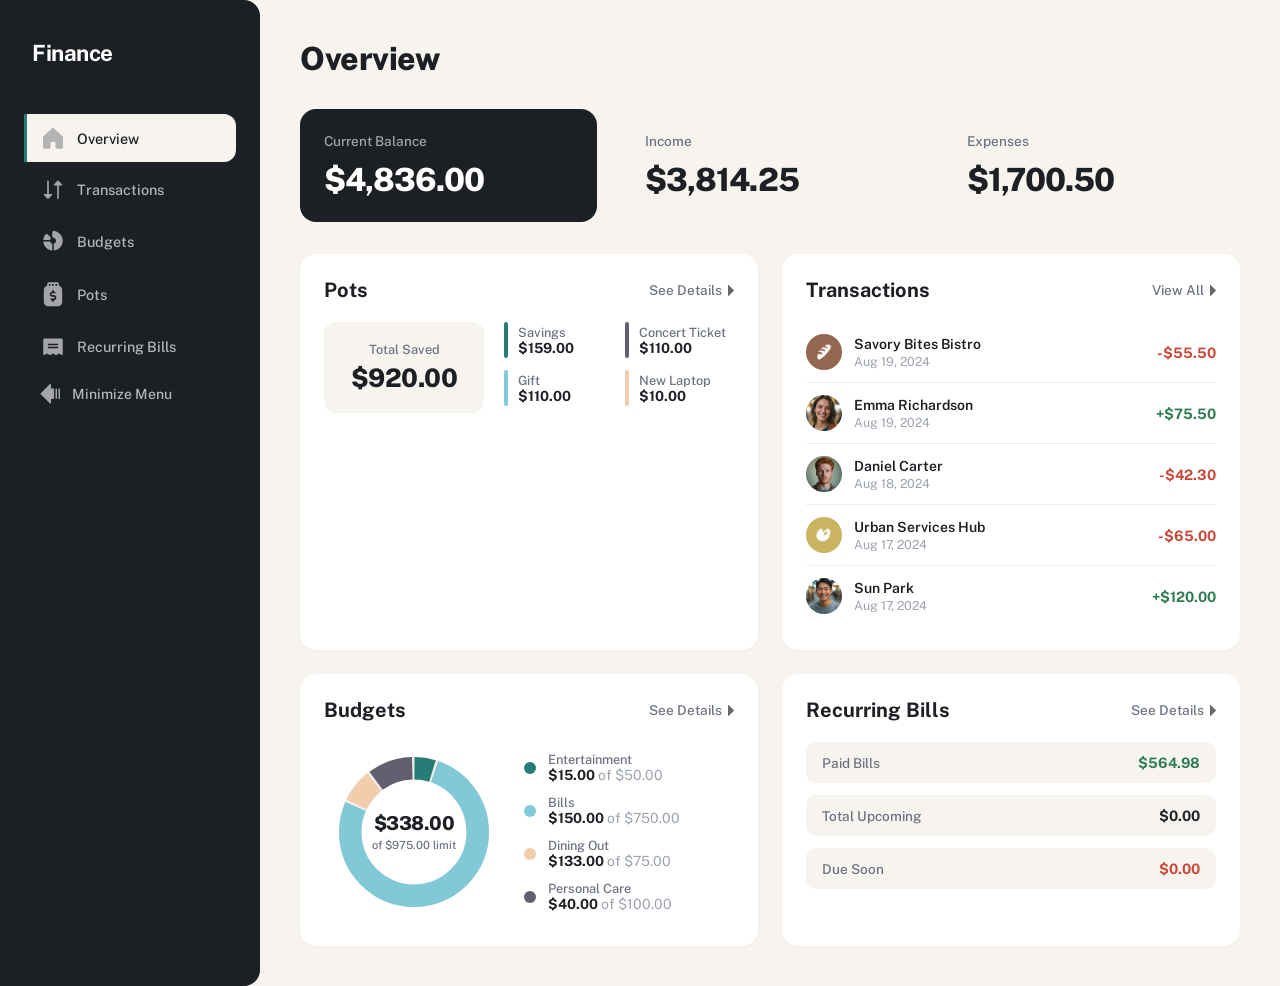
<file: index.html>
<!DOCTYPE html>
<html lang="en">

<head>
  <meta charset="UTF-8">
  <meta name="viewport" content="width=device-width, initial-scale=1.0">
  <link rel="icon" type="image/png" sizes="32x32" href="./assets/images/favicon-32x32.png">
  <title>Personal Finance App - Overview</title>
  <link rel="stylesheet" href="styles.css">
</head>

<body>

  <aside class="sidebar" id="sidebar">
    <h2 class="logo">Finance</h2>

    <nav>
      <ul class="sidebar-menu">
        <li class="menu-item active">
          <a href="index.html">
            <img src="./assets/images/icon-nav-overview.svg" />
            <span>Overview</span>
          </a>
        </li>
        <li class="menu-item">
          <a href="transactions.html">
            <img src="./assets/images/icon-nav-transactions.svg" />
            <span>Transactions</span>
          </a>
        </li>
        <li class="menu-item">
          <a href="budgets.html">
            <img src="./assets/images/icon-nav-budgets.svg" />
            <span>Budgets</span>
          </a>
        </li>
        <li class="menu-item">
          <a href="pots.html">
            <img src="./assets/images/icon-nav-pots.svg" />
            <span>Pots</span>
          </a>
        </li>
        <li class="menu-item">
          <a href="recurring.html">
            <img src="./assets/images/icon-nav-recurring-bills.svg" />
            <span>Recurring Bills</span>
          </a>
        </li>
      </ul>
    </nav>

    <button class="minimize-menu" id="minimizeBtn">
      <img src="./assets/images/icon-minimize-menu.svg" />
      <span>Minimize Menu</span>
    </button>
  </aside>

  <main class="main-content">
    <header class="page-header">
      <h1>Overview</h1>
    </header>

    <!-- Balance Cards -->
    <section class="balance-section">
      <div class="balance-card">
        <h3>Current Balance</h3>
        <p class="balance-amount" id="currentBalance">$0.00</p>
      </div>
      <div class="balance-card" style="background:#f7f4ef;color:#1c1f24;">
        <h3 style="color:#6b7280;">Income</h3>
        <p class="balance-amount" id="incomeBalance">$0.00</p>
      </div>
      <div class="balance-card" style="background:#f7f4ef;color:#1c1f24;">
        <h3 style="color:#6b7280;">Expenses</h3>
        <p class="balance-amount" id="expensesBalance">$0.00</p>
      </div>
    </section>

    <!-- Overview Grid -->
    <div class="overview-grid">

      <!-- Pots Card -->
      <div class="card">
        <div class="overview-card-header">
          <h2>Pots</h2>
          <a href="pots.html">See Details <img src="./assets/images/icon-caret-right.svg" style="width:6px;vertical-align:middle;"/></a>
        </div>
        <div class="pots-overview-content">
          <div class="pots-total-box">
            <p class="pots-total-label">Total Saved</p>
            <p class="pots-total-amount" id="potsTotalAmount">$0</p>
          </div>
          <ul class="pots-mini-list" id="potsMiniList"></ul>
        </div>
      </div>

      <!-- Transactions Card -->
      <div class="card">
        <div class="overview-card-header">
          <h2>Transactions</h2>
          <a href="transactions.html">View All <img src="./assets/images/icon-caret-right.svg" style="width:6px;vertical-align:middle;"/></a>
        </div>
        <ul class="overview-transactions-list" id="overviewTransactions"></ul>
      </div>

      <!-- Budgets Card -->
      <div class="card">
        <div class="overview-card-header">
          <h2>Budgets</h2>
          <a href="budgets.html">See Details <img src="./assets/images/icon-caret-right.svg" style="width:6px;vertical-align:middle;"/></a>
        </div>
        <div class="budgets-overview-content">
          <div class="budget-donut-container">
            <svg id="overviewDonut" viewBox="0 0 240 240" xmlns="http://www.w3.org/2000/svg"></svg>
            <div class="donut-center-label">
              <span class="donut-center-amount" id="donutSpent">$0</span>
              <span class="donut-center-sub">of <span id="donutLimit">$0</span> limit</span>
            </div>
          </div>
          <ul class="budget-mini-list" id="budgetMiniList"></ul>
        </div>
      </div>

      <!-- Recurring Bills Card -->
      <div class="card">
        <div class="overview-card-header">
          <h2>Recurring Bills</h2>
          <a href="recurring.html">See Details <img src="./assets/images/icon-caret-right.svg" style="width:6px;vertical-align:middle;"/></a>
        </div>
        <ul class="recurring-summary-list" id="recurringOverview"></ul>
      </div>

    </div>
  </main>

  <nav class="bottom-nav">
    <a href="index.html" class="bottom-nav-item active"><img src="./assets/images/icon-nav-overview.svg" /><span>Overview</span></a>
    <a href="transactions.html" class="bottom-nav-item"><img src="./assets/images/icon-nav-transactions.svg" /><span>Transactions</span></a>
    <a href="budgets.html" class="bottom-nav-item"><img src="./assets/images/icon-nav-budgets.svg" /><span>Budgets</span></a>
    <a href="pots.html" class="bottom-nav-item"><img src="./assets/images/icon-nav-pots.svg" /><span>Pots</span></a>
    <a href="recurring.html" class="bottom-nav-item"><img src="./assets/images/icon-nav-recurring-bills.svg" /><span>Bills</span></a>
  </nav>

  <script src="index.js"></script>
</body>

</html>
</file>
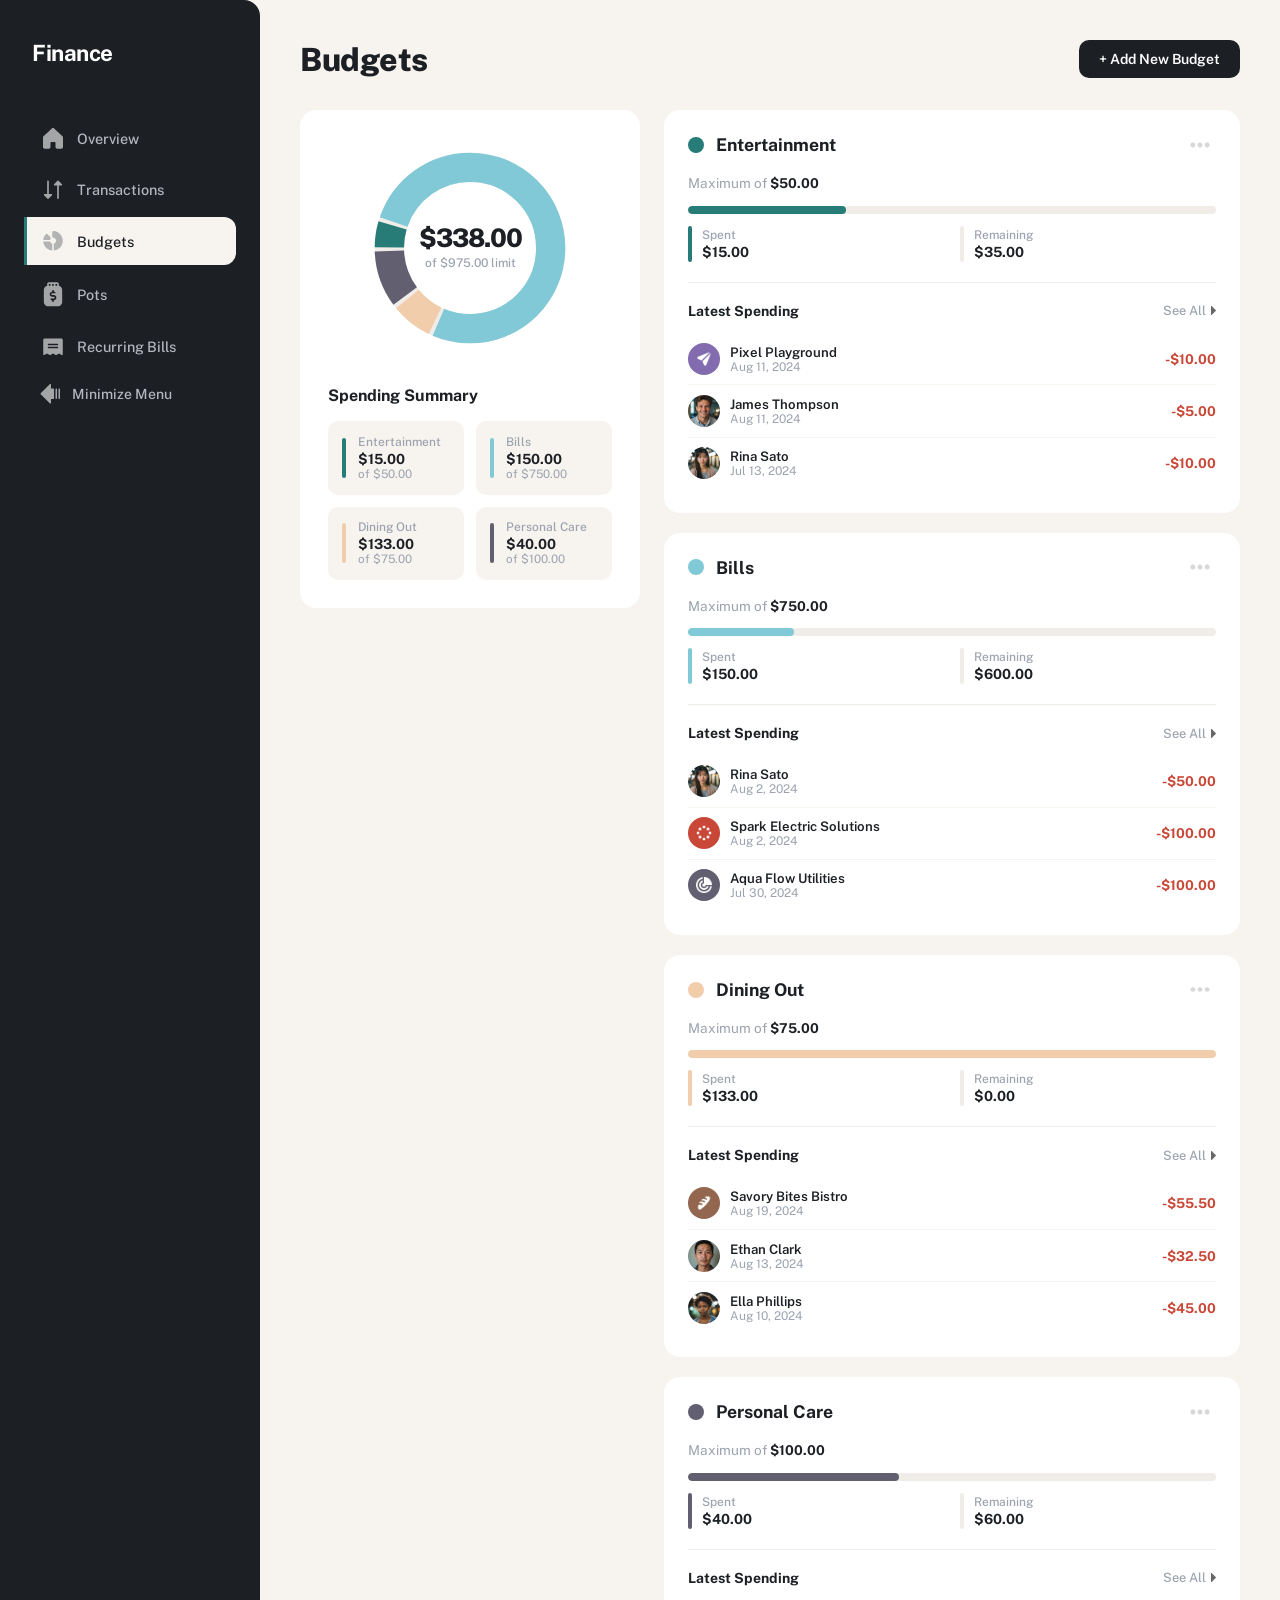
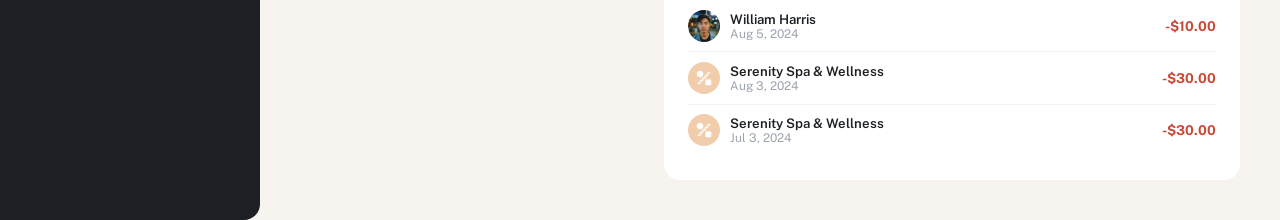
<file: budgets.html>
<!DOCTYPE html>
<html lang="en">

<head>
  <meta charset="UTF-8">
  <meta name="viewport" content="width=device-width, initial-scale=1.0">
  <link rel="icon" type="image/png" sizes="32x32" href="./assets/images/favicon-32x32.png">
  <title>Personal Finance App - Budgets</title>
  <link rel="stylesheet" href="styles.css">
</head>

<body>

  <aside class="sidebar" id="sidebar">
    <h2 class="logo">Finance</h2>
    <nav>
      <ul class="sidebar-menu">
        <li class="menu-item">
          <a href="index.html">
            <img src="./assets/images/icon-nav-overview.svg" />
            <span>Overview</span>
          </a>
        </li>
        <li class="menu-item">
          <a href="transactions.html">
            <img src="./assets/images/icon-nav-transactions.svg" />
            <span>Transactions</span>
          </a>
        </li>
        <li class="menu-item active">
          <a href="budgets.html">
            <img src="./assets/images/icon-nav-budgets.svg" />
            <span>Budgets</span>
          </a>
        </li>
        <li class="menu-item">
          <a href="pots.html">
            <img src="./assets/images/icon-nav-pots.svg" />
            <span>Pots</span>
          </a>
        </li>
        <li class="menu-item">
          <a href="recurring.html">
            <img src="./assets/images/icon-nav-recurring-bills.svg" />
            <span>Recurring Bills</span>
          </a>
        </li>
      </ul>
    </nav>
    <button class="minimize-menu" id="minimizeBtn">
      <img src="./assets/images/icon-minimize-menu.svg" />
      <span>Minimize Menu</span>
    </button>
  </aside>

  <main class="main-content">
    <header class="page-header">
      <h1>Budgets</h1>
      <button class="btn btn-dark" id="addBudgetBtn">+ Add New Budget</button>
    </header>

    <div class="budgets-layout">
      <!-- Left: Donut + Legend -->
      <div class="budgets-sidebar-panel">
        <div class="spending-summary-card">
          <div class="spending-donut-wrap">
            <svg id="budgetDonut" viewBox="0 0 240 240" xmlns="http://www.w3.org/2000/svg"></svg>
            <div class="donut-label">
              <span class="donut-label-amount" id="donutSpentTotal">$0</span>
              <span class="donut-label-sub">of <span id="donutMaxTotal">$0</span> limit</span>
            </div>
          </div>
          <div class="spending-legend">
            <h3>Spending Summary</h3>
            <ul class="legend-list" id="legendList"></ul>
          </div>
        </div>
      </div>

      <!-- Right: Budget Cards -->
      <div class="budgets-list" id="budgetsList"></div>
    </div>
  </main>

  <!-- Add/Edit Budget Modal -->
  <div class="modal-overlay" id="budgetModal">
    <div class="modal">
      <div class="modal-header">
        <h2 class="modal-title" id="budgetModalTitle">Add New Budget</h2>
        <button class="modal-close" id="budgetModalClose">
          <img src="./assets/images/icon-close-modal.svg" />
        </button>
      </div>
      <p class="modal-description" id="budgetModalDesc">
        Choose a category to set a spending budget. These categories can help you monitor spending.
      </p>

      <div class="form-group">
        <label class="form-label" for="budgetCategory">Budget Category</label>
        <select class="form-input" id="budgetCategory">
          <option value="Entertainment">Entertainment</option>
          <option value="Bills">Bills</option>
          <option value="Groceries">Groceries</option>
          <option value="Dining Out">Dining Out</option>
          <option value="Transportation">Transportation</option>
          <option value="Personal Care">Personal Care</option>
          <option value="Education">Education</option>
          <option value="Lifestyle">Lifestyle</option>
          <option value="Shopping">Shopping</option>
          <option value="General">General</option>
        </select>
      </div>

      <div class="form-group">
        <label class="form-label" for="budgetMaximum">Maximum Spend</label>
        <div class="form-input-prefix">
          <input type="number" class="form-input" id="budgetMaximum" placeholder="0.00" min="0" step="0.01" />
        </div>
      </div>

      <div class="form-group">
        <label class="form-label">Theme</label>
        <div class="color-picker-grid" id="budgetColorPicker"></div>
      </div>

      <div class="modal-footer">
        <button class="btn btn-dark" id="budgetModalSubmit">Add Budget</button>
      </div>
    </div>
  </div>

  <!-- Delete Budget Modal -->
  <div class="modal-overlay" id="deleteBudgetModal">
    <div class="modal modal-delete">
      <div class="modal-header">
        <h2 class="modal-title" id="deleteBudgetTitle">Delete Budget</h2>
        <button class="modal-close" id="deleteBudgetClose">
          <img src="./assets/images/icon-close-modal.svg" />
        </button>
      </div>
      <p>Are you sure you want to delete this budget? This action cannot be reversed, and all the data inside it will be removed forever.</p>
      <div class="modal-footer">
        <button class="btn btn-danger" id="deleteBudgetConfirm">Yes, Confirm Deletion</button>
        <button class="btn btn-outline" id="deleteBudgetCancel">No, Go Back</button>
      </div>
    </div>
  </div>

  <nav class="bottom-nav">
    <a href="index.html" class="bottom-nav-item"><img src="./assets/images/icon-nav-overview.svg" /><span>Overview</span></a>
    <a href="transactions.html" class="bottom-nav-item"><img src="./assets/images/icon-nav-transactions.svg" /><span>Transactions</span></a>
    <a href="budgets.html" class="bottom-nav-item active"><img src="./assets/images/icon-nav-budgets.svg" /><span>Budgets</span></a>
    <a href="pots.html" class="bottom-nav-item"><img src="./assets/images/icon-nav-pots.svg" /><span>Pots</span></a>
    <a href="recurring.html" class="bottom-nav-item"><img src="./assets/images/icon-nav-recurring-bills.svg" /><span>Bills</span></a>
  </nav>

  <script src="budgets.js"></script>
</body>

</html>
</file>
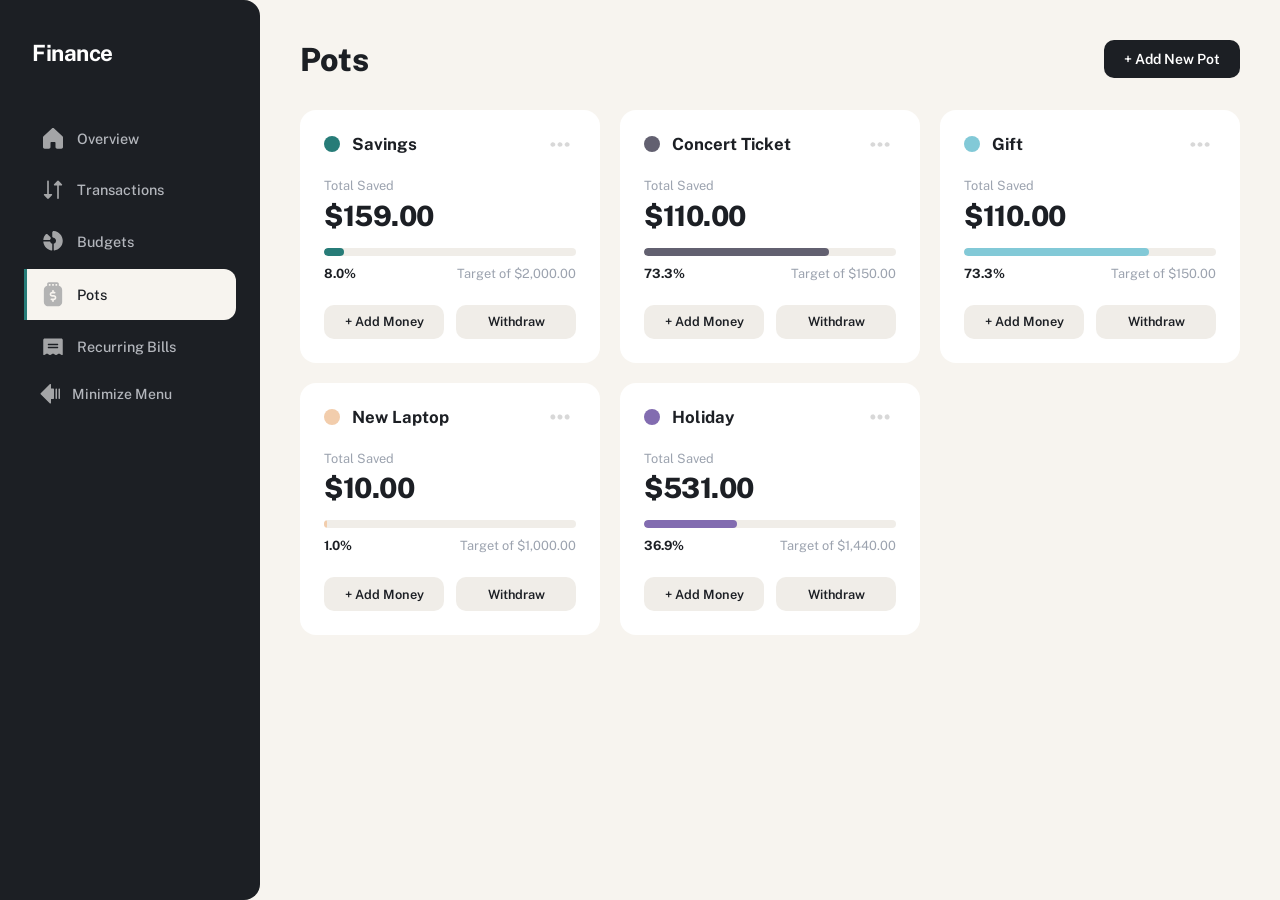
<file: pots.html>
<!DOCTYPE html>
<html lang="en">

<head>
  <meta charset="UTF-8">
  <meta name="viewport" content="width=device-width, initial-scale=1.0">
  <link rel="icon" type="image/png" sizes="32x32" href="./assets/images/favicon-32x32.png">
  <title>Personal Finance App - Pots</title>
  <link rel="stylesheet" href="styles.css">
</head>

<body>

  <aside class="sidebar" id="sidebar">
    <h2 class="logo">Finance</h2>
    <nav>
      <ul class="sidebar-menu">
        <li class="menu-item">
          <a href="index.html">
            <img src="./assets/images/icon-nav-overview.svg" />
            <span>Overview</span>
          </a>
        </li>
        <li class="menu-item">
          <a href="transactions.html">
            <img src="./assets/images/icon-nav-transactions.svg" />
            <span>Transactions</span>
          </a>
        </li>
        <li class="menu-item">
          <a href="budgets.html">
            <img src="./assets/images/icon-nav-budgets.svg" />
            <span>Budgets</span>
          </a>
        </li>
        <li class="menu-item active">
          <a href="pots.html">
            <img src="./assets/images/icon-nav-pots.svg" />
            <span>Pots</span>
          </a>
        </li>
        <li class="menu-item">
          <a href="recurring.html">
            <img src="./assets/images/icon-nav-recurring-bills.svg" />
            <span>Recurring Bills</span>
          </a>
        </li>
      </ul>
    </nav>
    <button class="minimize-menu" id="minimizeBtn">
      <img src="./assets/images/icon-minimize-menu.svg" />
      <span>Minimize Menu</span>
    </button>
  </aside>

  <main class="main-content">
    <header class="page-header">
      <h1>Pots</h1>
      <button class="btn btn-dark" id="addPotBtn">+ Add New Pot</button>
    </header>

    <div class="pots-grid" id="potsGrid"></div>
  </main>

  <!-- Add/Edit Pot Modal -->
  <div class="modal-overlay" id="potModal">
    <div class="modal">
      <div class="modal-header">
        <h2 class="modal-title" id="potModalTitle">Add New Pot</h2>
        <button class="modal-close" id="potModalClose">
          <img src="./assets/images/icon-close-modal.svg" />
        </button>
      </div>
      <p class="modal-description" id="potModalDesc">
        Create a pot to set savings targets. These can help keep you on track as you save for special purchases.
      </p>

      <div class="form-group">
        <label class="form-label" for="potName">Pot Name</label>
        <input type="text" class="form-input" id="potName" placeholder="e.g. Rainy Days" maxlength="30" />
      </div>

      <div class="form-group">
        <label class="form-label" for="potTarget">Target</label>
        <div class="form-input-prefix">
          <input type="number" class="form-input" id="potTarget" placeholder="0.00" min="0" step="0.01" />
        </div>
      </div>

      <div class="form-group">
        <label class="form-label">Theme</label>
        <div class="color-picker-grid" id="potColorPicker"></div>
      </div>

      <div class="modal-footer">
        <button class="btn btn-dark" id="potModalSubmit">Add Pot</button>
      </div>
    </div>
  </div>

  <!-- Delete Pot Modal -->
  <div class="modal-overlay" id="deletePotModal">
    <div class="modal modal-delete">
      <div class="modal-header">
        <h2 class="modal-title" id="deletePotTitle">Delete Pot</h2>
        <button class="modal-close" id="deletePotClose">
          <img src="./assets/images/icon-close-modal.svg" />
        </button>
      </div>
      <p>Are you sure you want to delete this pot? This action cannot be reversed, and all the data inside it will be removed forever.</p>
      <div class="modal-footer">
        <button class="btn btn-danger" id="deletePotConfirm">Yes, Confirm Deletion</button>
        <button class="btn btn-outline" id="deletePotCancel">No, Go Back</button>
      </div>
    </div>
  </div>

  <!-- Add Money Modal -->
  <div class="modal-overlay" id="addMoneyModal">
    <div class="modal">
      <div class="modal-header">
        <h2 class="modal-title" id="addMoneyTitle">Add to Pot</h2>
        <button class="modal-close" id="addMoneyClose">
          <img src="./assets/images/icon-close-modal.svg" />
        </button>
      </div>
      <p class="modal-description">
        Add money to your pot to keep it separate from your main balance. As soon as you add this money, it will be deducted from your current balance.
      </p>

      <div class="pot-money-display">
        <div class="pot-money-label">New Amount</div>
        <div class="pot-money-amount" id="addMoneyNewAmount">$0.00</div>
        <div class="pot-money-track">
          <div class="pot-money-fill-current" id="addMoneyCurrentFill" style="width:0%"></div>
          <div class="pot-money-fill-delta" id="addMoneyDeltaFill" style="left:0%;width:0%"></div>
        </div>
        <div class="pot-money-stats">
          <span class="pot-money-pct" id="addMoneyPct">0%</span>
          <span class="pot-money-target">Target of <span id="addMoneyTarget">$0</span></span>
        </div>
      </div>

      <div class="form-group">
        <label class="form-label" for="addMoneyAmount">Amount to Add</label>
        <div class="form-input-prefix">
          <input type="number" class="form-input" id="addMoneyAmount" placeholder="0.00" min="0" step="0.01" />
        </div>
      </div>

      <div class="modal-footer">
        <button class="btn btn-dark" id="addMoneyConfirm">Confirm Addition</button>
      </div>
    </div>
  </div>

  <!-- Withdraw Modal -->
  <div class="modal-overlay" id="withdrawModal">
    <div class="modal">
      <div class="modal-header">
        <h2 class="modal-title" id="withdrawTitle">Withdraw from Pot</h2>
        <button class="modal-close" id="withdrawClose">
          <img src="./assets/images/icon-close-modal.svg" />
        </button>
      </div>
      <p class="modal-description">
        Withdraw from your pot to put money back in your main balance. This will reduce the amount you have in this pot.
      </p>

      <div class="pot-money-display">
        <div class="pot-money-label">New Amount</div>
        <div class="pot-money-amount" id="withdrawNewAmount">$0.00</div>
        <div class="pot-money-track">
          <div class="pot-money-fill-current" id="withdrawCurrentFill" style="width:0%"></div>
          <div class="pot-money-fill-delta" id="withdrawDeltaFill" style="left:0%;width:0%;background:rgba(201,71,54,0.25)"></div>
        </div>
        <div class="pot-money-stats">
          <span class="pot-money-pct" id="withdrawPct">0%</span>
          <span class="pot-money-target">Target of <span id="withdrawTarget">$0</span></span>
        </div>
      </div>

      <div class="form-group">
        <label class="form-label" for="withdrawAmount">Amount to Withdraw</label>
        <div class="form-input-prefix">
          <input type="number" class="form-input" id="withdrawAmount" placeholder="0.00" min="0" step="0.01" />
        </div>
      </div>

      <div class="modal-footer">
        <button class="btn btn-dark" id="withdrawConfirm">Confirm Withdrawal</button>
      </div>
    </div>
  </div>

  <nav class="bottom-nav">
    <a href="index.html" class="bottom-nav-item"><img src="./assets/images/icon-nav-overview.svg" /><span>Overview</span></a>
    <a href="transactions.html" class="bottom-nav-item"><img src="./assets/images/icon-nav-transactions.svg" /><span>Transactions</span></a>
    <a href="budgets.html" class="bottom-nav-item"><img src="./assets/images/icon-nav-budgets.svg" /><span>Budgets</span></a>
    <a href="pots.html" class="bottom-nav-item active"><img src="./assets/images/icon-nav-pots.svg" /><span>Pots</span></a>
    <a href="recurring.html" class="bottom-nav-item"><img src="./assets/images/icon-nav-recurring-bills.svg" /><span>Bills</span></a>
  </nav>

  <script src="pots.js"></script>
</body>

</html>
</file>
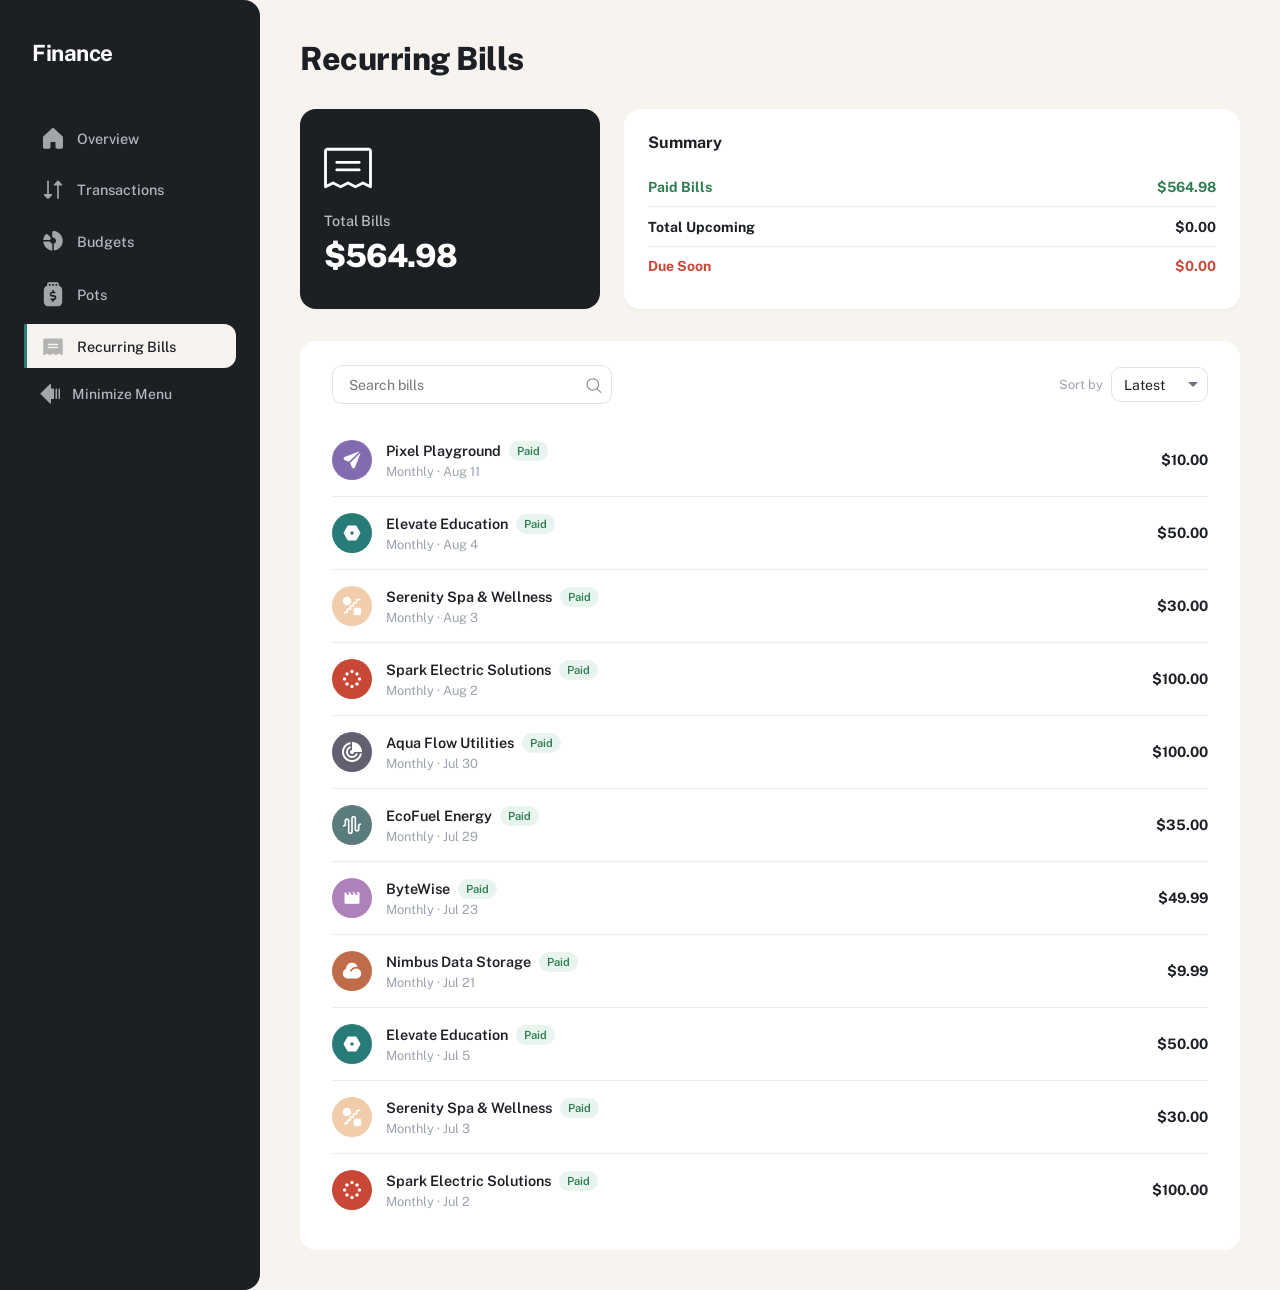
<file: recurring.html>
<!DOCTYPE html>
<html lang="en">

<head>
  <meta charset="UTF-8">
  <meta name="viewport" content="width=device-width, initial-scale=1.0">
  <link rel="icon" type="image/png" sizes="32x32" href="./assets/images/favicon-32x32.png">
  <title>Personal Finance App - Recurring Bills</title>
  <link rel="stylesheet" href="styles.css">
</head>

<body>
  <aside class="sidebar" id="sidebar">
    <h2 class="logo">Finance</h2>

    <nav>
      <ul class="sidebar-menu">
        <li class="menu-item">
          <a href="index.html">
            <img src="./assets/images/icon-nav-overview.svg" />
            <span>Overview</span>
          </a>
        </li>
        <li class="menu-item">
          <a href="transactions.html">
            <img src="./assets/images/icon-nav-transactions.svg" />
            <span>Transactions</span>
          </a>
        </li>
        <li class="menu-item">
          <a href="budgets.html">
            <img src="./assets/images/icon-nav-budgets.svg" />
            <span>Budgets</span>
          </a>
        </li>
        <li class="menu-item">
          <a href="pots.html">
            <img src="./assets/images/icon-nav-pots.svg" />
            <span>Pots</span>
          </a>
        </li>
        <li class="menu-item active">
          <a href="recurring.html">
            <img src="./assets/images/icon-nav-recurring-bills.svg" />
            <span>Recurring Bills</span>
          </a>
        </li>
      </ul>
    </nav>

    <button class="minimize-menu" id="minimizeBtn">
      <img src="./assets/images/icon-minimize-menu.svg" />
      <span>Minimize Menu</span>
    </button>
  </aside>

  <main class="main-content">
    <header class="page-header">
      <h1>Recurring Bills</h1>
    </header>

    <section class="summary-section">
      <div class="card total-bills dark-card">
        <img src="./assets/images/icon-recurring-bills.svg" class="total-bills-icon" onerror="this.style.display='none'"/>
        <h3>Total Bills</h3>
        <p id="totalBillsAmount">$0.00</p>
      </div>

      <div class="card summary-breakdown">
        <h3>Summary</h3>
        <ul class="summary-list">
          <li class="paid-row">
            <span>Paid Bills</span>
            <span id="paidBillsAmount">$0.00</span>
          </li>
          <li>
            <span>Total Upcoming</span>
            <span id="upcomingBillsAmount">$0.00</span>
          </li>
          <li class="due-soon-row">
            <span>Due Soon</span>
            <span id="dueSoonBillsAmount">$0.00</span>
          </li>
        </ul>
      </div>
    </section>

    <section class="bills-section">
      <div class="section-card">
        <div class="bills-controls">
          <div class="bills-search-wrapper">
            <input type="search" id="searchBills" placeholder="Search bills" />
            <img src="./assets/images/icon-search.svg" class="bills-search-icon" />
          </div>

          <div class="sort-filter-wrapper">
            <div class="filter-group">
              <label for="sortBills">Sort by</label>
              <select id="sortBills">
                <option value="latest">Latest</option>
                <option value="oldest">Oldest</option>
                <option value="az">A to Z</option>
                <option value="za">Z to A</option>
                <option value="highest">Highest</option>
                <option value="lowest">Lowest</option>
              </select>
            </div>
          </div>
        </div>

        <ul class="bills-list" id="billsList"></ul>
      </div>
    </section>
  </main>

  <nav class="bottom-nav">
    <a href="index.html" class="bottom-nav-item"><img src="./assets/images/icon-nav-overview.svg" /><span>Overview</span></a>
    <a href="transactions.html" class="bottom-nav-item"><img src="./assets/images/icon-nav-transactions.svg" /><span>Transactions</span></a>
    <a href="budgets.html" class="bottom-nav-item"><img src="./assets/images/icon-nav-budgets.svg" /><span>Budgets</span></a>
    <a href="pots.html" class="bottom-nav-item"><img src="./assets/images/icon-nav-pots.svg" /><span>Pots</span></a>
    <a href="recurring.html" class="bottom-nav-item active"><img src="./assets/images/icon-nav-recurring-bills.svg" /><span>Bills</span></a>
  </nav>

  <script src="recurring.js"></script>
</body>

</html>
</file>
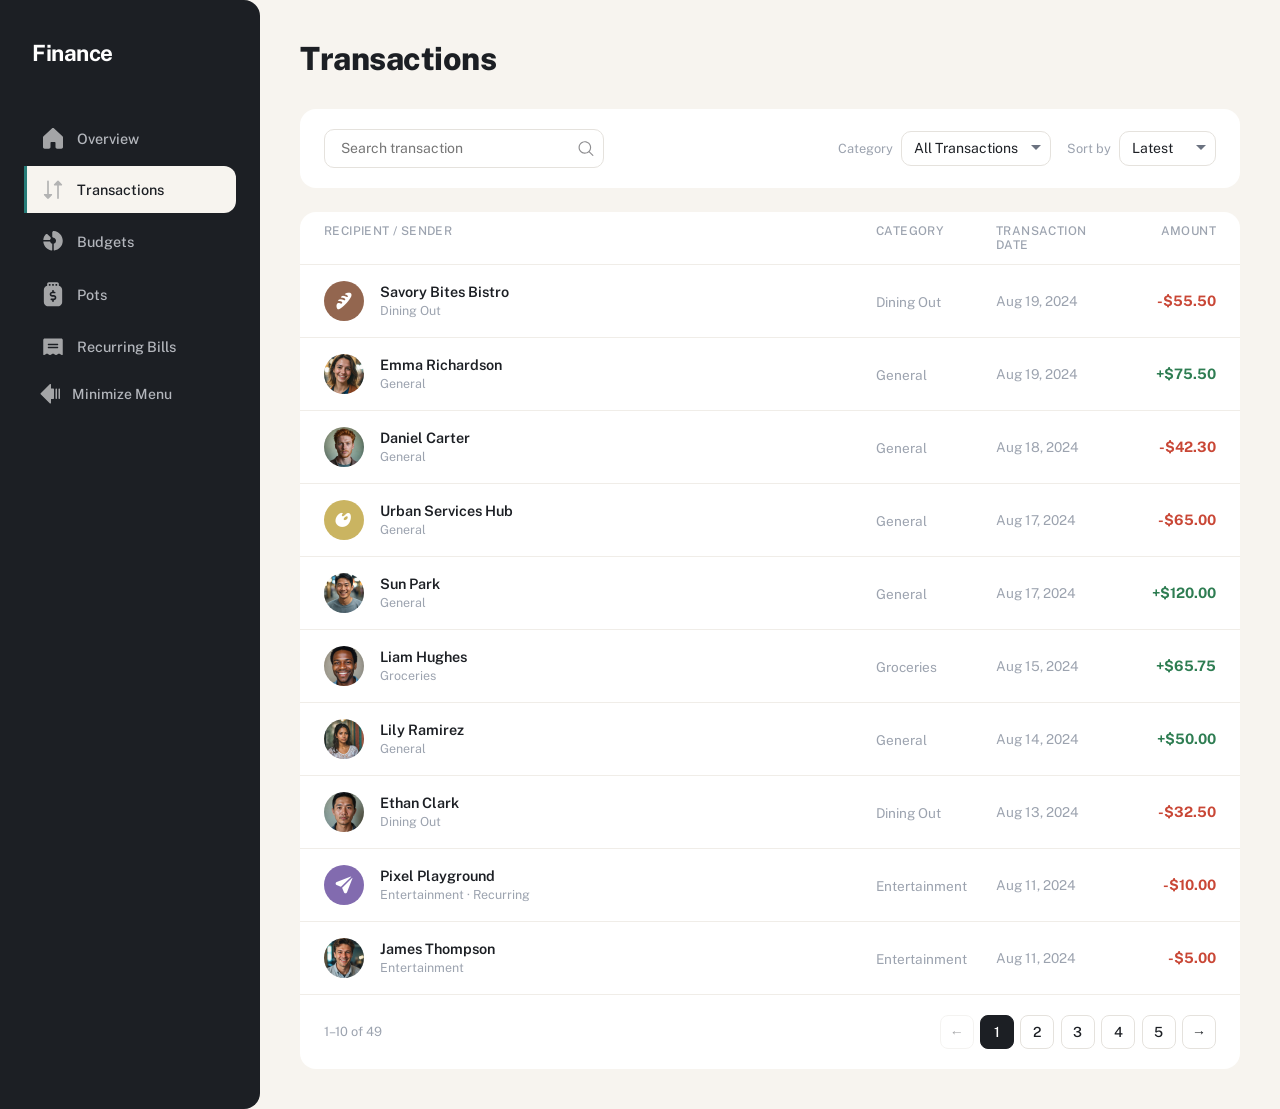
<file: transactions.html>
<!DOCTYPE html>
<html lang="en">

<head>
  <meta charset="UTF-8">
  <meta name="viewport" content="width=device-width, initial-scale=1.0">
  <link rel="icon" type="image/png" sizes="32x32" href="./assets/images/favicon-32x32.png">
  <title>Personal Finance App - Transactions</title>
  <link rel="stylesheet" href="styles.css">
</head>

<body>

  <aside class="sidebar" id="sidebar">
    <h2 class="logo">Finance</h2>
    <nav>
      <ul class="sidebar-menu">
        <li class="menu-item">
          <a href="index.html">
            <img src="./assets/images/icon-nav-overview.svg" />
            <span>Overview</span>
          </a>
        </li>
        <li class="menu-item active">
          <a href="transactions.html">
            <img src="./assets/images/icon-nav-transactions.svg" />
            <span>Transactions</span>
          </a>
        </li>
        <li class="menu-item">
          <a href="budgets.html">
            <img src="./assets/images/icon-nav-budgets.svg" />
            <span>Budgets</span>
          </a>
        </li>
        <li class="menu-item">
          <a href="pots.html">
            <img src="./assets/images/icon-nav-pots.svg" />
            <span>Pots</span>
          </a>
        </li>
        <li class="menu-item">
          <a href="recurring.html">
            <img src="./assets/images/icon-nav-recurring-bills.svg" />
            <span>Recurring Bills</span>
          </a>
        </li>
      </ul>
    </nav>
    <button class="minimize-menu" id="minimizeBtn">
      <img src="./assets/images/icon-minimize-menu.svg" />
      <span>Minimize Menu</span>
    </button>
  </aside>

  <main class="main-content">
    <header class="page-header">
      <h1>Transactions</h1>
    </header>

    <section class="transactions-controls">
      <div class="search-wrapper">
        <input type="search" id="transactionSearch" placeholder="Search transaction" />
        <img src="./assets/images/icon-search.svg" class="search-icon" />
      </div>

      <div class="sort-wrapper">
        <div class="filter-group">
          <label for="categoryFilter">Category</label>
          <select id="categoryFilter">
            <option value="all">All Transactions</option>
            <option value="Bills">Bills</option>
            <option value="Dining Out">Dining Out</option>
            <option value="Education">Education</option>
            <option value="Entertainment">Entertainment</option>
            <option value="General">General</option>
            <option value="Groceries">Groceries</option>
            <option value="Lifestyle">Lifestyle</option>
            <option value="Personal Care">Personal Care</option>
            <option value="Shopping">Shopping</option>
            <option value="Transportation">Transportation</option>
          </select>
        </div>
        <div class="filter-group">
          <label for="sortTransactions">Sort by</label>
          <select id="sortTransactions">
            <option value="latest">Latest</option>
            <option value="oldest">Oldest</option>
            <option value="az">A to Z</option>
            <option value="za">Z to A</option>
            <option value="highest">Highest</option>
            <option value="lowest">Lowest</option>
          </select>
        </div>
      </div>
    </section>

    <section class="transactions-section">
      <div class="tx-header-row">
        <span>Recipient / Sender</span>
        <span>Category</span>
        <span>Transaction Date</span>
        <span style="text-align:right">Amount</span>
      </div>
      <ul id="transactionsList" class="transactions-list"></ul>
      <div class="pagination" id="pagination"></div>
    </section>
  </main>

  <nav class="bottom-nav">
    <a href="index.html" class="bottom-nav-item"><img src="./assets/images/icon-nav-overview.svg" /><span>Overview</span></a>
    <a href="transactions.html" class="bottom-nav-item active"><img src="./assets/images/icon-nav-transactions.svg" /><span>Transactions</span></a>
    <a href="budgets.html" class="bottom-nav-item"><img src="./assets/images/icon-nav-budgets.svg" /><span>Budgets</span></a>
    <a href="pots.html" class="bottom-nav-item"><img src="./assets/images/icon-nav-pots.svg" /><span>Pots</span></a>
    <a href="recurring.html" class="bottom-nav-item"><img src="./assets/images/icon-nav-recurring-bills.svg" /><span>Bills</span></a>
  </nav>

  <script src="transactions.js"></script>
</body>

</html>
</file>
<file: styles.css>
/* ============================= */
/* FONTS */
/* ============================= */

@font-face {
  font-family: 'Public Sans';
  src: url('./assets/fonts/PublicSans-VariableFont_wght.ttf') format('truetype');
  font-weight: 100 900;
  font-style: normal;
}

@font-face {
  font-family: 'Public Sans';
  src: url('./assets/fonts/PublicSans-Italic-VariableFont_wght.ttf') format('truetype');
  font-weight: 100 900;
  font-style: italic;
}

/* ============================= */
/* GLOBAL RESET */
/* ============================= */

* {
  box-sizing: border-box;
  margin: 0;
  padding: 0;
}

body {
  display: flex;
  min-height: 100vh;
  font-family: 'Public Sans', sans-serif;
  background-color: #f7f4ef;
  color: #1c1f24;
}

/* ============================= */
/* SIDEBAR */
/* ============================= */

.sidebar {
  width: 260px;
  min-width: 260px;
  padding: 2.5rem 1.5rem 2rem;
  background-color: #1c1f24;
  color: white;
  display: flex;
  flex-direction: column;
  border-radius: 0 16px 16px 0;
  position: relative;
  transition: width 0.3s ease, min-width 0.3s ease, padding 0.3s ease;
}

.sidebar.collapsed {
  width: 80px;
  min-width: 80px;
  padding: 2.5rem 0.75rem 2rem;
}

.logo {
  font-weight: 700;
  font-size: 1.4rem;
  letter-spacing: -0.5px;
  padding-left: 0.5rem;
  transition: opacity 0.2s ease;
}

.sidebar.collapsed .logo {
  opacity: 0;
  pointer-events: none;
}

.sidebar-menu {
  list-style: none;
  margin-top: 3rem;
  flex: 1;
}

.menu-item {
  margin-bottom: 0.25rem;
}

.menu-item a {
  display: flex;
  align-items: center;
  gap: 0.9rem;
  padding: 0.85rem 1rem;
  border-radius: 0 12px 12px 0;
  text-decoration: none;
  color: #b3b6bc;
  font-weight: 500;
  font-size: 0.9rem;
  transition: background 0.2s ease, color 0.2s ease;
  white-space: nowrap;
  overflow: hidden;
  border-left: 3px solid transparent;
}

.menu-item a img {
  width: 20px;
  min-width: 20px;
  opacity: 0.6;
  transition: opacity 0.2s;
  filter: brightness(0) invert(1);
}

.menu-item a:hover {
  background: rgba(255,255,255,0.08);
  color: white;
}

.menu-item a:hover img {
  opacity: 1;
}

.menu-item.active a {
  background: #f7f4ef;
  color: #1c1f24;
  border-left-color: #277C78;
}

.menu-item.active a img {
  filter: none;
  opacity: 1;
}

.menu-item a span {
  transition: opacity 0.2s ease;
}

.sidebar.collapsed .menu-item a span {
  opacity: 0;
  pointer-events: none;
}

.minimize-menu {
  display: flex;
  align-items: center;
  gap: 0.75rem;
  background: none;
  border: none;
  cursor: pointer;
  color: #b3b6bc;
  font-family: inherit;
  font-size: 0.875rem;
  font-weight: 500;
  padding: 0.75rem 1rem;
  border-radius: 8px;
  transition: color 0.2s, background 0.2s;
  white-space: nowrap;
  overflow: hidden;
  width: 100%;
  text-align: left;
}

.minimize-menu:hover {
  color: white;
  background: rgba(255,255,255,0.08);
}

.minimize-menu img {
  width: 20px;
  min-width: 20px;
  opacity: 0.6;
  filter: brightness(0) invert(1);
  transition: transform 0.3s ease;
}

.sidebar.collapsed .minimize-menu img {
  transform: scaleX(-1);
}

.sidebar.collapsed .minimize-menu span {
  opacity: 0;
}

/* ============================= */
/* MAIN CONTENT */
/* ============================= */

.main-content {
  flex: 1;
  padding: 2.5rem 2.5rem 2.5rem 2.5rem;
  overflow-y: auto;
  min-width: 0;
}

.page-header {
  display: flex;
  justify-content: space-between;
  align-items: center;
  margin-bottom: 2rem;
}

h1 {
  font-size: 2rem;
  font-weight: 800;
  letter-spacing: -0.5px;
}

h2 {
  font-size: 1.25rem;
  font-weight: 700;
}

h3 {
  font-size: 0.9rem;
  font-weight: 600;
  color: #6b7280;
}

/* ============================= */
/* CARDS */
/* ============================= */

.card {
  background-color: white;
  padding: 1.5rem;
  border-radius: 16px;
  box-shadow: 0 1px 3px rgba(0,0,0,0.04);
}

/* ============================= */
/* BUTTONS */
/* ============================= */

.btn {
  display: inline-flex;
  align-items: center;
  gap: 0.5rem;
  padding: 0.7rem 1.25rem;
  border-radius: 10px;
  border: none;
  cursor: pointer;
  font-family: inherit;
  font-size: 0.875rem;
  font-weight: 600;
  transition: all 0.2s ease;
}

.btn-dark {
  background-color: #1c1f24;
  color: white;
}

.btn-dark:hover {
  background-color: #2e343d;
}

.btn-outline {
  background: none;
  border: 1.5px solid #e5e2dd;
  color: #1c1f24;
}

.btn-outline:hover {
  background: #f7f4ef;
}

.btn-danger {
  background-color: #c94736;
  color: white;
}

.btn-danger:hover {
  background-color: #b03d2e;
}

/* ============================= */
/* OVERVIEW PAGE */
/* ============================= */

.balance-section {
  display: grid;
  grid-template-columns: 1fr 1fr 1fr;
  gap: 1.5rem;
  margin-bottom: 2rem;
}

.balance-card {
  background-color: #1c1f24;
  color: white;
  padding: 1.5rem;
  border-radius: 16px;
}

.balance-card.primary {
  grid-column: 1;
}

.balance-card h3 {
  color: rgba(255,255,255,0.6);
  font-size: 0.85rem;
  font-weight: 500;
  margin-bottom: 0.75rem;
}

.balance-amount {
  font-size: 2rem;
  font-weight: 800;
  letter-spacing: -1px;
}

.overview-grid {
  display: grid;
  grid-template-columns: 1fr 1fr;
  gap: 1.5rem;
}

.overview-card-header {
  display: flex;
  justify-content: space-between;
  align-items: center;
  margin-bottom: 1.25rem;
}

.overview-card-header a {
  font-size: 0.85rem;
  color: #6b7280;
  text-decoration: none;
  display: flex;
  align-items: center;
  gap: 0.4rem;
  font-weight: 500;
  transition: color 0.2s;
}

.overview-card-header a:hover {
  color: #1c1f24;
}

/* Pots Overview Card */
.pots-overview-content {
  display: grid;
  grid-template-columns: auto 1fr;
  gap: 1.25rem;
  align-items: start;
}

.pots-total-box {
  background: #f7f4ef;
  padding: 1.25rem;
  border-radius: 12px;
  min-width: 160px;
  text-align: center;
}

.pots-total-label {
  font-size: 0.8rem;
  color: #6b7280;
  font-weight: 500;
  margin-bottom: 0.4rem;
}

.pots-total-amount {
  font-size: 1.6rem;
  font-weight: 800;
  letter-spacing: -0.5px;
}

.pots-mini-list {
  display: grid;
  grid-template-columns: 1fr 1fr;
  gap: 0.75rem;
}

.pot-mini-item {
  display: flex;
  align-items: center;
  gap: 0.6rem;
}

.pot-mini-bar {
  width: 4px;
  height: 36px;
  border-radius: 4px;
}

.pot-mini-info {
  font-size: 0.8rem;
}

.pot-mini-name {
  color: #6b7280;
  font-weight: 500;
}

.pot-mini-amount {
  font-weight: 700;
  font-size: 0.875rem;
}

/* Budgets Overview Card */
.budgets-overview-content {
  display: grid;
  grid-template-columns: 180px 1fr;
  gap: 1.25rem;
  align-items: center;
}

.budget-donut-container {
  position: relative;
  width: 180px;
  height: 180px;
}

.budget-donut-container svg {
  width: 100%;
  height: 100%;
}

.donut-center-label {
  position: absolute;
  top: 50%;
  left: 50%;
  transform: translate(-50%, -50%);
  text-align: center;
  pointer-events: none;
}

.donut-center-amount {
  font-size: 1.2rem;
  font-weight: 800;
  letter-spacing: -0.5px;
  display: block;
}

.donut-center-sub {
  font-size: 0.7rem;
  color: #6b7280;
  font-weight: 500;
}

.budget-mini-list {
  display: flex;
  flex-direction: column;
  gap: 0.75rem;
}

.budget-mini-item {
  display: flex;
  align-items: center;
  gap: 0.75rem;
}

.budget-mini-dot {
  width: 12px;
  height: 12px;
  border-radius: 50%;
  flex-shrink: 0;
}

.budget-mini-info {
  font-size: 0.8rem;
  flex: 1;
}

.budget-mini-name {
  color: #6b7280;
  font-weight: 500;
}

.budget-mini-amount {
  font-weight: 700;
  font-size: 0.875rem;
}

/* Overview Transactions */
.overview-transactions-list {
  list-style: none;
}

.overview-tx-row {
  display: flex;
  justify-content: space-between;
  align-items: center;
  padding: 0.75rem 0;
  border-bottom: 1px solid #f0ede8;
}

.overview-tx-row:last-child {
  border-bottom: none;
}

.overview-tx-left {
  display: flex;
  align-items: center;
  gap: 0.75rem;
}

.overview-tx-name {
  font-size: 0.875rem;
  font-weight: 600;
}

.overview-tx-date {
  font-size: 0.78rem;
  color: #9ca3af;
  margin-top: 2px;
}

.overview-tx-amount {
  font-weight: 700;
  font-size: 0.9rem;
}

.overview-tx-amount.expense { color: #c94736; }
.overview-tx-amount.income { color: #2e7d52; }

/* Overview Recurring Bills */
.recurring-summary-list {
  list-style: none;
  display: flex;
  flex-direction: column;
  gap: 0.75rem;
}

.recurring-summary-item {
  display: flex;
  justify-content: space-between;
  align-items: center;
  padding: 0.75rem 1rem;
  background: #f7f4ef;
  border-radius: 10px;
}

.recurring-item-label {
  font-size: 0.85rem;
  font-weight: 500;
  color: #6b7280;
}

.recurring-item-amount {
  font-weight: 700;
  font-size: 0.9rem;
}

.recurring-item-amount.paid { color: #2e7d52; }
.recurring-item-amount.due-soon { color: #c94736; }

/* ============================= */
/* SUMMARY CARDS (RECURRING) */
/* ============================= */

.summary-section {
  display: grid;
  grid-template-columns: 300px 1fr;
  gap: 1.5rem;
  margin-bottom: 2rem;
}

.total-bills {
  display: flex;
  flex-direction: column;
  justify-content: center;
}

.total-bills-icon {
  width: 48px;
  height: 48px;
  margin-bottom: 1.25rem;
}

.total-bills h3 {
  color: rgba(255,255,255,0.7);
  font-weight: 500;
  margin-bottom: 0.5rem;
}

.total-bills p {
  font-size: 2rem;
  font-weight: 800;
  letter-spacing: -1px;
}

.total-bills.dark-card {
  background: #1c1f24;
  color: white;
}

.summary-breakdown h3 {
  margin-bottom: 1rem;
  font-size: 1rem;
  font-weight: 700;
  color: #1c1f24;
}

.summary-list {
  list-style: none;
}

.summary-list li {
  display: flex;
  justify-content: space-between;
  align-items: center;
  padding: 0.7rem 0;
  border-bottom: 1px solid #f0ede8;
  font-size: 0.875rem;
}

.summary-list li:last-child {
  border-bottom: none;
}

.summary-list li span {
  font-weight: 700;
}

.summary-list li.paid-row span { color: #2e7d52; }
.summary-list li.due-soon-row span { color: #c94736; }

/* ============================= */
/* BILLS */
/* ============================= */

.bills-section {
  margin-top: 0;
}

.section-card {
  background: white;
  border-radius: 16px;
  padding: 1.5rem 2rem;
}

.bills-controls {
  display: flex;
  justify-content: space-between;
  align-items: center;
  margin-bottom: 1.25rem;
}

.bills-search-wrapper {
  position: relative;
  width: 280px;
}

.bills-search-wrapper input {
  width: 100%;
  padding: 0.65rem 2.5rem 0.65rem 1rem;
  border-radius: 10px;
  border: 1.5px solid #e5e2dd;
  background: white;
  font-family: inherit;
  font-size: 0.875rem;
}

.bills-search-wrapper input:focus {
  outline: none;
  border-color: #1c1f24;
}

.bills-search-icon {
  position: absolute;
  right: 10px;
  top: 50%;
  transform: translateY(-50%);
  width: 16px;
  opacity: 0.5;
  pointer-events: none;
}

.sort-filter-wrapper {
  display: flex;
  align-items: center;
  gap: 1rem;
}

.filter-group {
  display: flex;
  align-items: center;
  gap: 0.5rem;
}

.filter-group label {
  font-size: 0.8rem;
  color: #9ca3af;
  white-space: nowrap;
}

.filter-group select {
  padding: 0.55rem 2rem 0.55rem 0.75rem;
  border-radius: 10px;
  border: 1.5px solid #e5e2dd;
  background: white;
  font-family: inherit;
  font-size: 0.875rem;
  color: #1c1f24;
  cursor: pointer;
  appearance: none;
  -webkit-appearance: none;
  background-image: url("data:image/svg+xml,%3Csvg xmlns='http://www.w3.org/2000/svg' width='12' height='12' viewBox='0 0 12 12'%3E%3Cpath fill='%236b7280' d='M6 8L1 3h10z'/%3E%3C/svg%3E");
  background-repeat: no-repeat;
  background-position: right 8px center;
}

.filter-group select:focus {
  outline: none;
  border-color: #1c1f24;
}

.bills-list {
  list-style: none;
}

.bills-list-header {
  display: flex;
  justify-content: space-between;
  align-items: center;
  padding: 0 0 0.75rem 0;
  border-bottom: 1px solid #f0ede8;
  font-size: 0.78rem;
  color: #9ca3af;
  font-weight: 500;
  text-transform: uppercase;
  letter-spacing: 0.5px;
}

.bill-item {
  display: flex;
  justify-content: space-between;
  align-items: center;
  padding: 1rem 0;
  border-bottom: 1px solid #f0ede8;
  transition: background 0.15s;
}

.bill-item:last-child {
  border-bottom: none;
}

.bill-left {
  display: flex;
  align-items: center;
  gap: 0.9rem;
}

.bill-avatar {
  width: 40px;
  height: 40px;
  border-radius: 50%;
  background: #e5e2dd;
  display: flex;
  align-items: center;
  justify-content: center;
  font-size: 0.9rem;
  font-weight: 700;
  color: #1c1f24;
  overflow: hidden;
  flex-shrink: 0;
}

.bill-avatar img {
  width: 100%;
  height: 100%;
  object-fit: cover;
}

.bill-name {
  font-size: 0.9rem;
  font-weight: 600;
  display: flex;
  align-items: center;
  gap: 0.5rem;
}

.bill-date {
  font-size: 0.8rem;
  color: #9ca3af;
  margin-top: 3px;
}

.bill-right {
  text-align: right;
}

.bill-amount {
  font-weight: 700;
  font-size: 0.9rem;
}

.bill-status {
  font-size: 0.75rem;
  margin-top: 3px;
}

/* Badges */
.badge {
  padding: 3px 8px;
  border-radius: 999px;
  font-size: 0.7rem;
  font-weight: 600;
}

.badge-paid { background-color: #e8f5ee; color: #2e7d52; }
.badge-upcoming { background-color: #f1f3f5; color: #6b7280; }
.badge-due-soon { background-color: #fdecea; color: #c94736; }

/* ============================= */
/* TRANSACTIONS */
/* ============================= */

.transactions-controls {
  background: white;
  padding: 1.25rem 1.5rem;
  border-radius: 16px;
  display: flex;
  justify-content: space-between;
  align-items: center;
  margin-bottom: 1.5rem;
  gap: 1rem;
  flex-wrap: wrap;
}

.search-wrapper {
  position: relative;
  width: 280px;
}

.search-wrapper input {
  width: 100%;
  padding: 0.65rem 2.5rem 0.65rem 1rem;
  border-radius: 10px;
  border: 1.5px solid #e5e2dd;
  background: white;
  font-family: inherit;
  font-size: 0.875rem;
}

.search-wrapper input:focus {
  outline: none;
  border-color: #1c1f24;
}

.search-icon {
  position: absolute;
  right: 10px;
  top: 50%;
  transform: translateY(-50%);
  width: 16px;
  opacity: 0.5;
  pointer-events: none;
}

.sort-wrapper {
  display: flex;
  align-items: center;
  gap: 1rem;
  flex-wrap: wrap;
}

.sort-wrapper label {
  font-size: 0.8rem;
  color: #9ca3af;
  white-space: nowrap;
}

.sort-wrapper select {
  padding: 0.55rem 2rem 0.55rem 0.75rem;
  border-radius: 10px;
  border: 1.5px solid #e5e2dd;
  background: white;
  font-family: inherit;
  font-size: 0.875rem;
  color: #1c1f24;
  cursor: pointer;
  appearance: none;
  -webkit-appearance: none;
  background-image: url("data:image/svg+xml,%3Csvg xmlns='http://www.w3.org/2000/svg' width='12' height='12' viewBox='0 0 12 12'%3E%3Cpath fill='%236b7280' d='M6 8L1 3h10z'/%3E%3C/svg%3E");
  background-repeat: no-repeat;
  background-position: right 8px center;
}

.sort-wrapper select:focus {
  outline: none;
  border-color: #1c1f24;
}

.transactions-section {
  background: white;
  border-radius: 16px;
  overflow: hidden;
}

.transactions-list {
  list-style: none;
}

.tx-header-row {
  display: grid;
  grid-template-columns: 1fr 120px 120px 100px;
  padding: 0.75rem 1.5rem;
  font-size: 0.75rem;
  color: #9ca3af;
  font-weight: 500;
  text-transform: uppercase;
  letter-spacing: 0.4px;
  border-bottom: 1px solid #f0ede8;
}

.transaction-row {
  display: grid;
  grid-template-columns: 1fr 120px 120px 100px;
  align-items: center;
  padding: 1rem 1.5rem;
  border-bottom: 1px solid #f0ede8;
  transition: background 0.15s;
}

.transaction-row:last-child {
  border-bottom: none;
}

.transaction-row:hover {
  background: #fdfcfb;
}

.row-left {
  display: flex;
  align-items: center;
  gap: 1rem;
}

.avatar {
  width: 40px;
  height: 40px;
  border-radius: 50%;
  overflow: hidden;
  flex-shrink: 0;
  background: #e5e2dd;
  display: flex;
  align-items: center;
  justify-content: center;
  font-weight: 700;
  font-size: 0.85rem;
}

.avatar img {
  width: 100%;
  height: 100%;
  object-fit: cover;
}

.row-info {
  display: flex;
  flex-direction: column;
}

.row-name {
  font-weight: 600;
  font-size: 0.9rem;
}

.row-category {
  font-size: 0.78rem;
  color: #9ca3af;
  margin-top: 3px;
}

.row-date {
  font-size: 0.85rem;
  color: #9ca3af;
}

.row-amount {
  font-weight: 700;
  font-size: 0.9rem;
  text-align: right;
}

.row-amount.expense { color: #c94736; }
.row-amount.income { color: #2e7d52; }

/* Pagination */
.pagination {
  display: flex;
  justify-content: space-between;
  align-items: center;
  padding: 1.25rem 1.5rem;
  border-top: 1px solid #f0ede8;
}

.pagination-info {
  font-size: 0.8rem;
  color: #9ca3af;
}

.pagination-controls {
  display: flex;
  align-items: center;
  gap: 0.4rem;
}

.page-btn {
  width: 34px;
  height: 34px;
  border-radius: 8px;
  border: 1.5px solid #e5e2dd;
  background: white;
  cursor: pointer;
  font-family: inherit;
  font-size: 0.875rem;
  font-weight: 500;
  display: flex;
  align-items: center;
  justify-content: center;
  transition: all 0.15s;
  color: #1c1f24;
}

.page-btn:hover:not(:disabled) {
  background: #f7f4ef;
}

.page-btn.active {
  background: #1c1f24;
  color: white;
  border-color: #1c1f24;
}

.page-btn:disabled {
  opacity: 0.4;
  cursor: not-allowed;
}

/* ============================= */
/* BUDGETS PAGE */
/* ============================= */

.budgets-layout {
  display: grid;
  grid-template-columns: 340px 1fr;
  gap: 1.5rem;
  align-items: start;
}

.budgets-sidebar-panel {
  position: sticky;
  top: 0;
}

.spending-summary-card {
  background: white;
  border-radius: 16px;
  padding: 1.75rem;
}

.spending-donut-wrap {
  position: relative;
  width: 220px;
  height: 220px;
  margin: 0 auto 1.75rem;
}

.spending-donut-wrap svg {
  width: 100%;
  height: 100%;
  transform: rotate(-90deg);
}

.donut-label {
  position: absolute;
  top: 50%;
  left: 50%;
  transform: translate(-50%, -50%);
  text-align: center;
}

.donut-label-amount {
  display: block;
  font-size: 1.6rem;
  font-weight: 800;
  letter-spacing: -1px;
  line-height: 1;
}

.donut-label-sub {
  display: block;
  font-size: 0.75rem;
  color: #9ca3af;
  font-weight: 500;
  margin-top: 4px;
}

.spending-legend h3 {
  font-size: 1rem;
  font-weight: 700;
  color: #1c1f24;
  margin-bottom: 1rem;
}

.legend-list {
  list-style: none;
  display: grid;
  grid-template-columns: 1fr 1fr;
  gap: 0.75rem;
}

.legend-item {
  display: flex;
  align-items: center;
  gap: 0.75rem;
  padding: 0.85rem;
  border-radius: 10px;
  background: #f7f4ef;
}

.legend-bar {
  width: 4px;
  height: 40px;
  border-radius: 4px;
  flex-shrink: 0;
}

.legend-info-cat {
  font-size: 0.75rem;
  color: #9ca3af;
  font-weight: 500;
}

.legend-info-spent {
  font-size: 0.875rem;
  font-weight: 700;
  margin-top: 2px;
}

.legend-info-max {
  font-size: 0.73rem;
  color: #9ca3af;
}

/* Budget Cards */
.budgets-list {
  display: flex;
  flex-direction: column;
  gap: 1.25rem;
}

.budget-card {
  background: white;
  border-radius: 16px;
  padding: 1.5rem;
}

.budget-card-header {
  display: flex;
  justify-content: space-between;
  align-items: center;
  margin-bottom: 1.25rem;
}

.budget-category-title {
  display: flex;
  align-items: center;
  gap: 0.75rem;
}

.budget-color-dot {
  width: 16px;
  height: 16px;
  border-radius: 50%;
  flex-shrink: 0;
}

.budget-category-name {
  font-size: 1.1rem;
  font-weight: 700;
}

.budget-actions-btn {
  background: none;
  border: none;
  cursor: pointer;
  padding: 0.4rem;
  border-radius: 8px;
  display: flex;
  align-items: center;
  justify-content: center;
  transition: background 0.15s;
}

.budget-actions-btn:hover {
  background: #f0ede8;
}

.budget-actions-btn img {
  width: 20px;
  opacity: 0.5;
}

.budget-max-label {
  font-size: 0.85rem;
  color: #9ca3af;
  margin-bottom: 0.9rem;
}

.budget-max-label span {
  font-weight: 700;
  color: #1c1f24;
}

.budget-progress-track {
  height: 8px;
  background: #f0ede8;
  border-radius: 99px;
  overflow: hidden;
  margin-bottom: 0.75rem;
}

.budget-progress-fill {
  height: 100%;
  border-radius: 99px;
  transition: width 0.6s ease;
}

.budget-progress-stats {
  display: flex;
  gap: 1rem;
}

.budget-stat {
  display: flex;
  align-items: center;
  gap: 0.6rem;
  flex: 1;
}

.budget-stat-bar {
  width: 4px;
  height: 36px;
  border-radius: 4px;
  flex-shrink: 0;
}

.budget-stat-label {
  font-size: 0.75rem;
  color: #9ca3af;
  font-weight: 500;
}

.budget-stat-value {
  font-size: 0.875rem;
  font-weight: 700;
  margin-top: 2px;
}

/* Budget Recent Transactions */
.budget-txns {
  margin-top: 1.25rem;
  padding-top: 1.25rem;
  border-top: 1px solid #f0ede8;
}

.budget-txns-header {
  display: flex;
  justify-content: space-between;
  align-items: center;
  margin-bottom: 0.9rem;
}

.budget-txns-title {
  font-size: 0.875rem;
  font-weight: 700;
  color: #1c1f24;
}

.budget-txns-link {
  font-size: 0.8rem;
  color: #9ca3af;
  text-decoration: none;
  display: flex;
  align-items: center;
  gap: 0.3rem;
  font-weight: 500;
}

.budget-txns-link:hover {
  color: #1c1f24;
}

.budget-txns-list {
  list-style: none;
  display: flex;
  flex-direction: column;
}

.budget-txn-row {
  display: flex;
  justify-content: space-between;
  align-items: center;
  padding: 0.6rem 0;
  border-bottom: 1px solid #f7f4ef;
}

.budget-txn-row:last-child {
  border-bottom: none;
}

.budget-txn-avatar {
  width: 32px;
  height: 32px;
  border-radius: 50%;
  overflow: hidden;
  background: #e5e2dd;
  display: flex;
  align-items: center;
  justify-content: center;
  font-weight: 700;
  font-size: 0.75rem;
  flex-shrink: 0;
}

.budget-txn-avatar img {
  width: 100%;
  height: 100%;
  object-fit: cover;
}

.budget-txn-left {
  display: flex;
  align-items: center;
  gap: 0.65rem;
}

.budget-txn-name {
  font-size: 0.825rem;
  font-weight: 600;
}

.budget-txn-date {
  font-size: 0.75rem;
  color: #9ca3af;
}

.budget-txn-amount {
  font-size: 0.85rem;
  font-weight: 700;
}

.budget-txn-amount.expense { color: #c94736; }
.budget-txn-amount.income { color: #2e7d52; }

/* ============================= */
/* POTS PAGE */
/* ============================= */

.pots-grid {
  display: grid;
  grid-template-columns: repeat(auto-fill, minmax(280px, 1fr));
  gap: 1.25rem;
}

.pot-card {
  background: white;
  border-radius: 16px;
  padding: 1.5rem;
}

.pot-card-header {
  display: flex;
  justify-content: space-between;
  align-items: center;
  margin-bottom: 1.5rem;
}

.pot-title {
  display: flex;
  align-items: center;
  gap: 0.75rem;
}

.pot-color-dot {
  width: 16px;
  height: 16px;
  border-radius: 50%;
  flex-shrink: 0;
}

.pot-name {
  font-size: 1.05rem;
  font-weight: 700;
}

.pot-total-label {
  font-size: 0.8rem;
  color: #9ca3af;
  margin-bottom: 0.35rem;
}

.pot-total-amount {
  font-size: 1.75rem;
  font-weight: 800;
  letter-spacing: -0.5px;
  margin-bottom: 1rem;
}

.pot-progress-track {
  height: 8px;
  background: #f0ede8;
  border-radius: 99px;
  overflow: hidden;
  margin-bottom: 0.6rem;
}

.pot-progress-fill {
  height: 100%;
  border-radius: 99px;
  transition: width 0.6s ease;
}

.pot-progress-stats {
  display: flex;
  justify-content: space-between;
  align-items: center;
  margin-bottom: 1.5rem;
}

.pot-progress-pct {
  font-size: 0.8rem;
  font-weight: 700;
}

.pot-progress-target {
  font-size: 0.8rem;
  color: #9ca3af;
}

.pot-card-actions {
  display: grid;
  grid-template-columns: 1fr 1fr;
  gap: 0.75rem;
}

.pot-action-btn {
  padding: 0.6rem;
  border-radius: 10px;
  border: none;
  cursor: pointer;
  font-family: inherit;
  font-size: 0.8rem;
  font-weight: 600;
  background: #f0ede8;
  color: #1c1f24;
  transition: background 0.2s;
}

.pot-action-btn:hover {
  background: #e5e2dd;
}

/* ============================= */
/* MODALS */
/* ============================= */

.modal-overlay {
  position: fixed;
  inset: 0;
  background: rgba(0,0,0,0.5);
  display: flex;
  align-items: center;
  justify-content: center;
  z-index: 1000;
  padding: 1rem;
  opacity: 0;
  visibility: hidden;
  transition: opacity 0.25s ease, visibility 0.25s ease;
}

.modal-overlay.open {
  opacity: 1;
  visibility: visible;
}

.modal {
  background: white;
  border-radius: 20px;
  padding: 2rem;
  width: 100%;
  max-width: 480px;
  position: relative;
  transform: translateY(16px);
  transition: transform 0.25s ease;
  max-height: 90vh;
  overflow-y: auto;
}

.modal-overlay.open .modal {
  transform: translateY(0);
}

.modal-header {
  display: flex;
  justify-content: space-between;
  align-items: flex-start;
  margin-bottom: 0.5rem;
}

.modal-title {
  font-size: 1.3rem;
  font-weight: 800;
}

.modal-close {
  background: none;
  border: none;
  cursor: pointer;
  padding: 0.25rem;
  border-radius: 6px;
  display: flex;
  align-items: center;
  justify-content: center;
  opacity: 0.5;
  transition: opacity 0.2s;
}

.modal-close:hover {
  opacity: 1;
}

.modal-close img {
  width: 20px;
}

.modal-description {
  font-size: 0.875rem;
  color: #9ca3af;
  line-height: 1.6;
  margin-bottom: 1.5rem;
}

.form-group {
  margin-bottom: 1.25rem;
}

.form-label {
  display: block;
  font-size: 0.8rem;
  font-weight: 600;
  color: #1c1f24;
  margin-bottom: 0.5rem;
}

.form-input {
  width: 100%;
  padding: 0.75rem 1rem;
  border-radius: 10px;
  border: 1.5px solid #e5e2dd;
  font-family: inherit;
  font-size: 0.9rem;
  color: #1c1f24;
  transition: border-color 0.2s;
  background: white;
}

.form-input:focus {
  outline: none;
  border-color: #1c1f24;
}

.form-input-prefix {
  position: relative;
}

.form-input-prefix::before {
  content: '$';
  position: absolute;
  left: 1rem;
  top: 50%;
  transform: translateY(-50%);
  color: #9ca3af;
  font-weight: 500;
  pointer-events: none;
}

.form-input-prefix .form-input {
  padding-left: 1.75rem;
}

/* Color swatch picker */
.color-picker-grid {
  display: grid;
  grid-template-columns: repeat(5, 1fr);
  gap: 0.6rem;
  margin-top: 0.25rem;
}

.color-swatch {
  width: 100%;
  aspect-ratio: 1;
  border-radius: 50%;
  border: 3px solid transparent;
  cursor: pointer;
  transition: transform 0.15s, border-color 0.15s;
  position: relative;
}

.color-swatch:hover {
  transform: scale(1.1);
}

.color-swatch.selected {
  border-color: #1c1f24;
}

.color-swatch.selected::after {
  content: '✓';
  position: absolute;
  top: 50%;
  left: 50%;
  transform: translate(-50%, -50%);
  color: white;
  font-size: 0.7rem;
  font-weight: 800;
  text-shadow: 0 1px 2px rgba(0,0,0,0.3);
}

.modal-footer {
  display: flex;
  flex-direction: column;
  gap: 0.75rem;
  margin-top: 1.75rem;
}

.modal-footer .btn {
  width: 100%;
  justify-content: center;
  padding: 0.875rem;
  font-size: 0.9rem;
  border-radius: 12px;
}

/* Delete modal */
.modal-delete p {
  font-size: 0.9rem;
  color: #6b7280;
  line-height: 1.7;
  margin-bottom: 1.5rem;
}

/* Pot money modal */
.pot-money-display {
  background: #f7f4ef;
  border-radius: 12px;
  padding: 1.25rem;
  margin-bottom: 1.25rem;
}

.pot-money-label {
  font-size: 0.8rem;
  color: #9ca3af;
  font-weight: 500;
  margin-bottom: 0.4rem;
}

.pot-money-amount {
  font-size: 2rem;
  font-weight: 800;
  letter-spacing: -1px;
  margin-bottom: 0.9rem;
}

.pot-money-track {
  height: 8px;
  background: #e5e2dd;
  border-radius: 99px;
  overflow: hidden;
  position: relative;
}

.pot-money-fill-current {
  height: 100%;
  border-radius: 99px;
  position: absolute;
  left: 0;
  top: 0;
  transition: width 0.4s ease;
}

.pot-money-fill-delta {
  height: 100%;
  border-radius: 0 99px 99px 0;
  position: absolute;
  top: 0;
  background: rgba(255,255,255,0.5);
  transition: left 0.4s ease, width 0.4s ease;
}

.pot-money-stats {
  display: flex;
  justify-content: space-between;
  margin-top: 0.5rem;
  font-size: 0.78rem;
}

.pot-money-pct {
  font-weight: 700;
}

.pot-money-target {
  color: #9ca3af;
}

/* ============================= */
/* ELLIPSIS DROPDOWN MENU */
/* ============================= */

.actions-dropdown {
  position: relative;
}

.actions-menu {
  position: absolute;
  right: 0;
  top: calc(100% + 4px);
  background: white;
  border-radius: 10px;
  box-shadow: 0 8px 24px rgba(0,0,0,0.12);
  border: 1px solid #e5e2dd;
  min-width: 160px;
  z-index: 100;
  overflow: hidden;
  opacity: 0;
  visibility: hidden;
  transform: translateY(-4px);
  transition: all 0.15s ease;
}

.actions-menu.open {
  opacity: 1;
  visibility: visible;
  transform: translateY(0);
}

.actions-menu-item {
  display: block;
  width: 100%;
  padding: 0.75rem 1rem;
  text-align: left;
  background: none;
  border: none;
  cursor: pointer;
  font-family: inherit;
  font-size: 0.875rem;
  font-weight: 500;
  color: #1c1f24;
  transition: background 0.15s;
}

.actions-menu-item:hover {
  background: #f7f4ef;
}

.actions-menu-item.danger {
  color: #c94736;
  border-top: 1px solid #f0ede8;
}

.actions-menu-item.danger:hover {
  background: #fff5f5;
}

/* ============================= */
/* EMPTY STATES */
/* ============================= */

.empty-state {
  text-align: center;
  padding: 3rem 1rem;
  color: #9ca3af;
}

.empty-state p {
  font-size: 0.9rem;
}

/* ============================= */
/* UTILITIES */
/* ============================= */

.text-muted { color: #9ca3af; }
.text-sm { font-size: 0.875rem; }
.font-bold { font-weight: 700; }

/* Scrollbar styling */
::-webkit-scrollbar { width: 6px; }
::-webkit-scrollbar-track { background: transparent; }
::-webkit-scrollbar-thumb { background: #e5e2dd; border-radius: 3px; }
::-webkit-scrollbar-thumb:hover { background: #c9c6c1; }

/* ============================= */
/* MOBILE RESPONSIVE             */
/* ============================= */

@media (max-width: 768px) {

  body {
    flex-direction: column;
    padding-bottom: 72px; /* space for bottom nav */
  }

  /* Hide the desktop sidebar completely */
  .sidebar {
    display: none;
  }

  /* Main content takes full width */
  .main-content {
    padding: 1.5rem 1rem;
    width: 100%;
  }

  h1 {
    font-size: 1.5rem;
  }

  /* ---- BOTTOM NAV ---- */
  .bottom-nav {
    display: flex;
    position: fixed;
    bottom: 0;
    left: 0;
    right: 0;
    background: #1c1f24;
    border-radius: 12px 12px 0 0;
    padding: 0.6rem 0 0.5rem;
    z-index: 500;
    justify-content: space-around;
    align-items: center;
  }

  .bottom-nav-item {
    display: flex;
    flex-direction: column;
    align-items: center;
    gap: 3px;
    text-decoration: none;
    color: #6b7280;
    font-size: 0.65rem;
    font-weight: 500;
    padding: 0.25rem 0.75rem;
    border-radius: 8px;
    transition: color 0.2s;
  }

  .bottom-nav-item img {
    width: 20px;
    filter: brightness(0) invert(1);
    opacity: 0.5;
    transition: opacity 0.2s;
  }

  .bottom-nav-item.active {
    color: white;
  }

  .bottom-nav-item.active img {
    opacity: 1;
  }

  /* ---- OVERVIEW ---- */
  .balance-section {
    grid-template-columns: 1fr;
    gap: 0.75rem;
  }

  .overview-grid {
    grid-template-columns: 1fr;
    gap: 1rem;
  }

  .pots-overview-content {
    grid-template-columns: 1fr;
  }

  .pots-total-box {
    text-align: left;
  }

  .pots-mini-list {
    grid-template-columns: 1fr 1fr;
  }

  .budgets-overview-content {
    grid-template-columns: 1fr;
    gap: 1rem;
  }

  .budget-donut-container {
    width: 160px;
    height: 160px;
    margin: 0 auto;
  }

  /* ---- BUDGETS PAGE ---- */
  .budgets-layout {
    grid-template-columns: 1fr;
    gap: 1rem;
  }

  .budgets-sidebar-panel {
    position: static;
  }

  .spending-donut-wrap {
    width: 180px;
    height: 180px;
  }

  .legend-list {
    grid-template-columns: 1fr 1fr;
  }

  /* ---- POTS PAGE ---- */
  .pots-grid {
    grid-template-columns: 1fr;
  }

  /* ---- TRANSACTIONS PAGE ---- */
  .transactions-controls {
    flex-direction: column;
    align-items: stretch;
    gap: 0.75rem;
    padding: 1rem;
  }

  .search-wrapper {
    width: 100%;
  }

  .sort-wrapper {
    justify-content: space-between;
  }

  .tx-header-row {
    display: none; /* hide column headers on mobile */
  }

  .transaction-row {
    grid-template-columns: 1fr auto;
    grid-template-rows: auto auto;
    gap: 0.25rem;
    padding: 0.9rem 1rem;
  }

  .transaction-row .row-left {
    grid-column: 1;
    grid-row: 1;
  }

  .transaction-row .row-date {
    grid-column: 1;
    grid-row: 2;
    padding-left: 52px;
    font-size: 0.75rem;
  }

  .transaction-row .row-amount {
    grid-column: 2;
    grid-row: 1 / 3;
    display: flex;
    align-items: center;
  }

  /* Hide the category column on mobile (it's in row-info already) */
  .transaction-row > .row-category:nth-child(2) {
    display: none;
  }

  /* ---- RECURRING BILLS ---- */
  .summary-section {
    grid-template-columns: 1fr;
    gap: 0.75rem;
  }

  .bills-controls {
    flex-direction: column;
    align-items: stretch;
    gap: 0.75rem;
  }

  .bills-search-wrapper {
    width: 100%;
  }

  /* ---- MODALS ---- */
  .modal {
    padding: 1.5rem;
    border-radius: 16px 16px 0 0;
    max-height: 85vh;
    margin-top: auto;
  }

  .modal-overlay {
    align-items: flex-end;
  }

  /* ---- PAGE HEADER ---- */
  .page-header {
    margin-bottom: 1.25rem;
  }

  .page-header h1 {
    font-size: 1.4rem;
  }
}

/* Hide bottom nav on desktop */
.bottom-nav {
  display: none;
}
</file>
